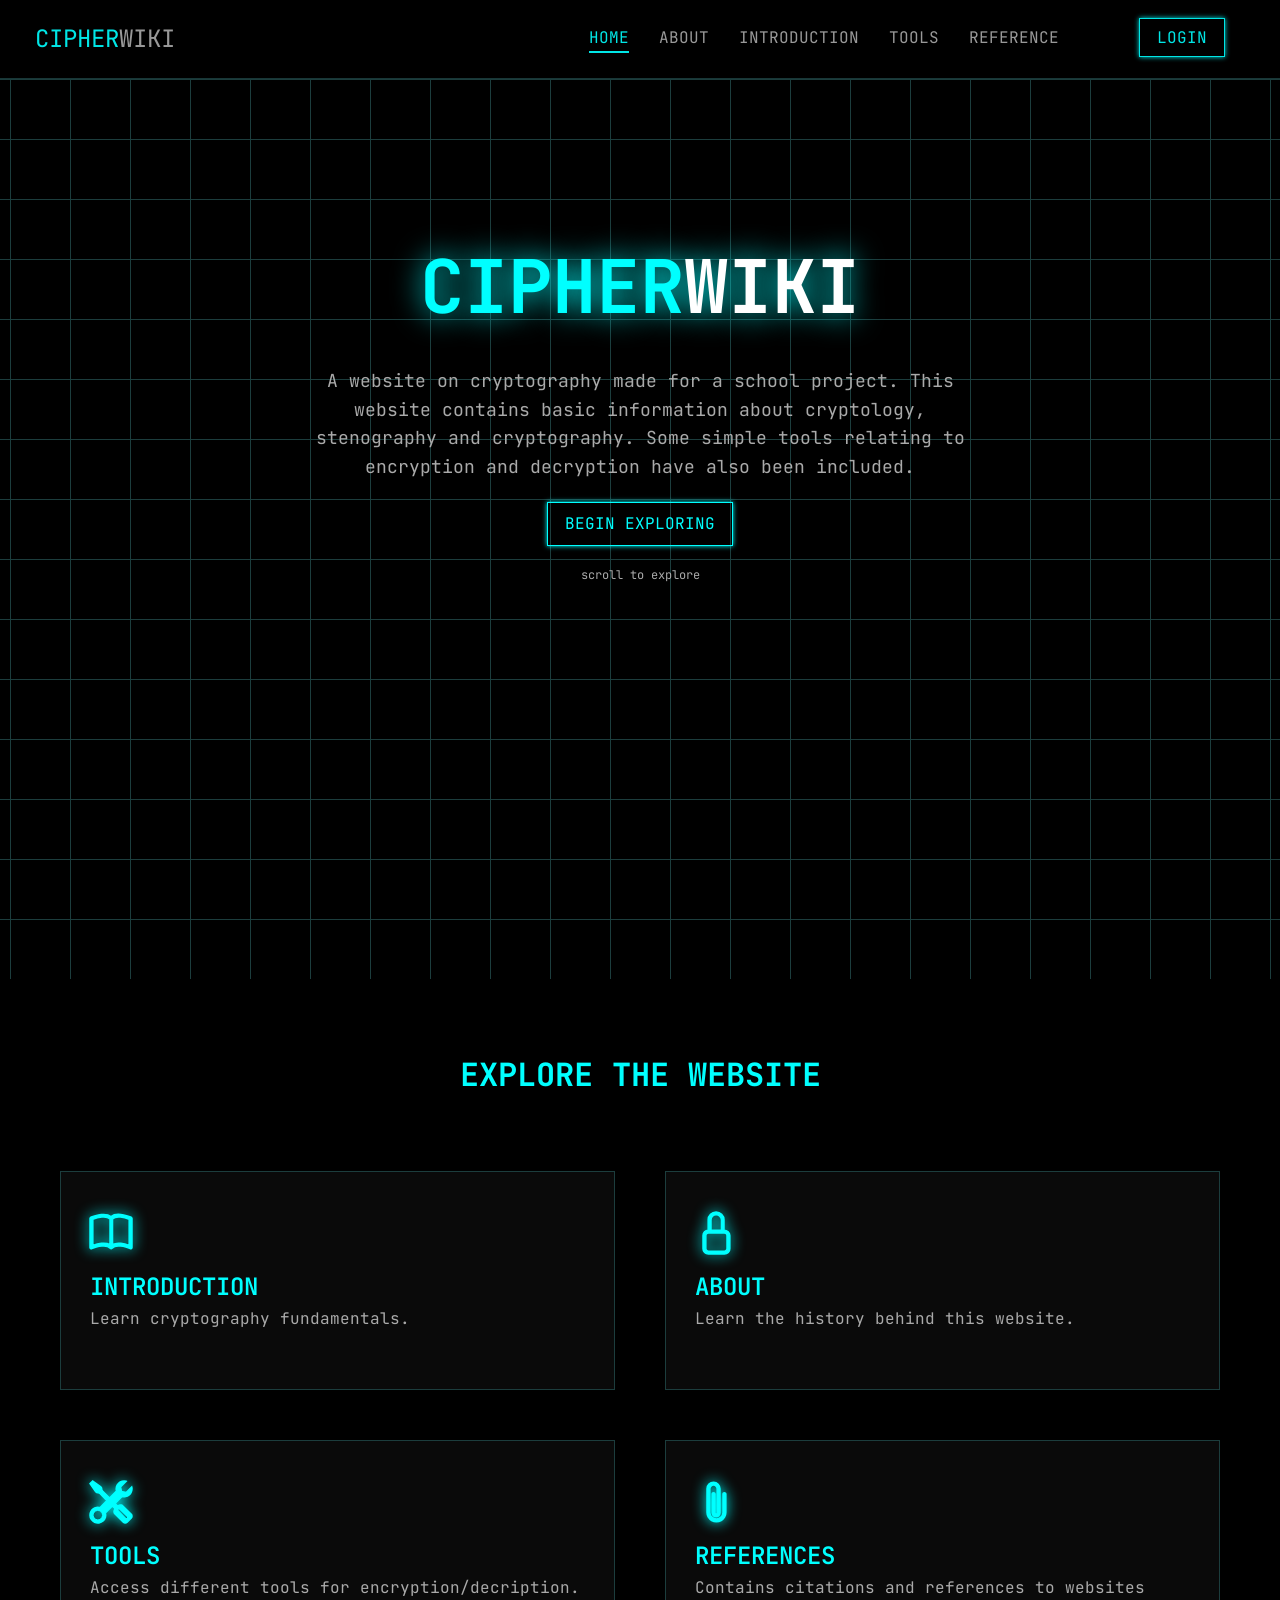
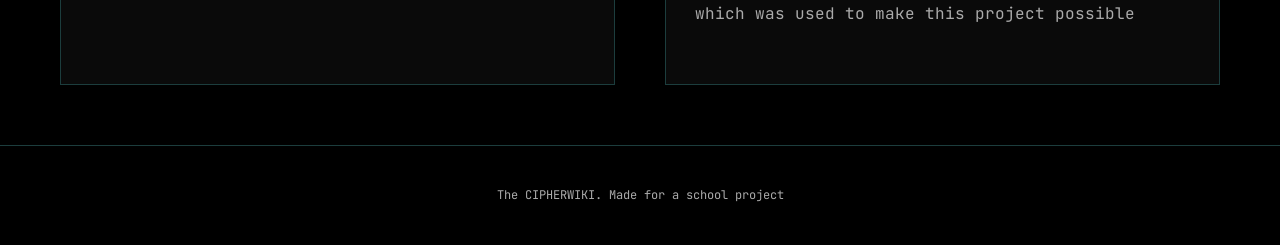
<file: index.html>
<!DOCTYPE html>
<html lang="en">
  <head>
    <meta charset="UTF-8">
    <meta name="viewport" content="width=device-width, initial-scale=1">
    <title>CIPHER WIKI</title>
    <link rel="stylesheet" href="style.css">
  </head>
  <body>
    <nav>
      <div id="logo">
        <a href="index.html" id="icon_btn"><span class="title">CIPHER</span>WIKI</a>
      </div>
      <div id="nav_subgroup">
        <div id="nav_links">
          <a href="index.html"class="primary_btn_nav"id="open">HOME</a> 
          <a href="about.html"class="primary_btn_nav">ABOUT</a>
          <a href="intro.html"class="primary_btn_nav">INTRODUCTION</a>
          <a href="tools.html"class="primary_btn_nav">TOOLS</a>
          <a href="refer.html"class="primary_btn_nav">REFERENCE</a>
        </div>

        <div id="login">
          <a href="#"class="primary_btn_nav"id="login_btn">LOGIN</a>
        </div> 


      </div>
    </nav>

    <section id="main_home">
      <div id="main_home_title">
        <h1 style="color:white"><span class="title" id="main_title">CIPHER</span>WIKI</h1>
      </div>
      <p id="home_para">
        A website on cryptography made for a school project. This website contains
        basic information about cryptology, stenography and cryptography. Some 
        simple tools relating to encryption and decryption have also been included.
      </p>
      <a href="intro.html" class="button">BEGIN EXPLORING</a>
      <p style="font-size:12px;">scroll to explore</p>
    </section>
    <section id="second_home">
      <h2 id="second_home_head">EXPLORE THE WEBSITE</h2>
      <div class="common_container">
        <a class="box_button" href="intro.html">
          <i class="bi bi-book icon"></i>
          <h4>INTRODUCTION</h4>
          <p class="box_para">Learn cryptography fundamentals.</p>
        </a> 
        <a class="box_button" href="about.html">
          <i class="bi bi-lock icon"></i>
          <h4>ABOUT</h4>
          <p class="box_para">Learn the history behind this website.</p>
        </a>
        <a class="box_button" href="tools.html">
          <i class="bi bi-tools icon"></i>
          <h4>TOOLS</h4>
          <p class="box_para">Access different tools for encryption/decription.</p>
        </a>
        <a class="box_button" href="refer.html">
          <i class="bi bi-paperclip icon"></i>
          <h4>REFERENCES</h4>
          <p class="box_para">Contains citations and references to websites which was used to make this project possible</p>
        </a>
      </div>
    </section>
    <footer>
      <p>The CIPHERWIKI. Made for a school project</p>
    </footer>
  </body> 
</html>
</file>
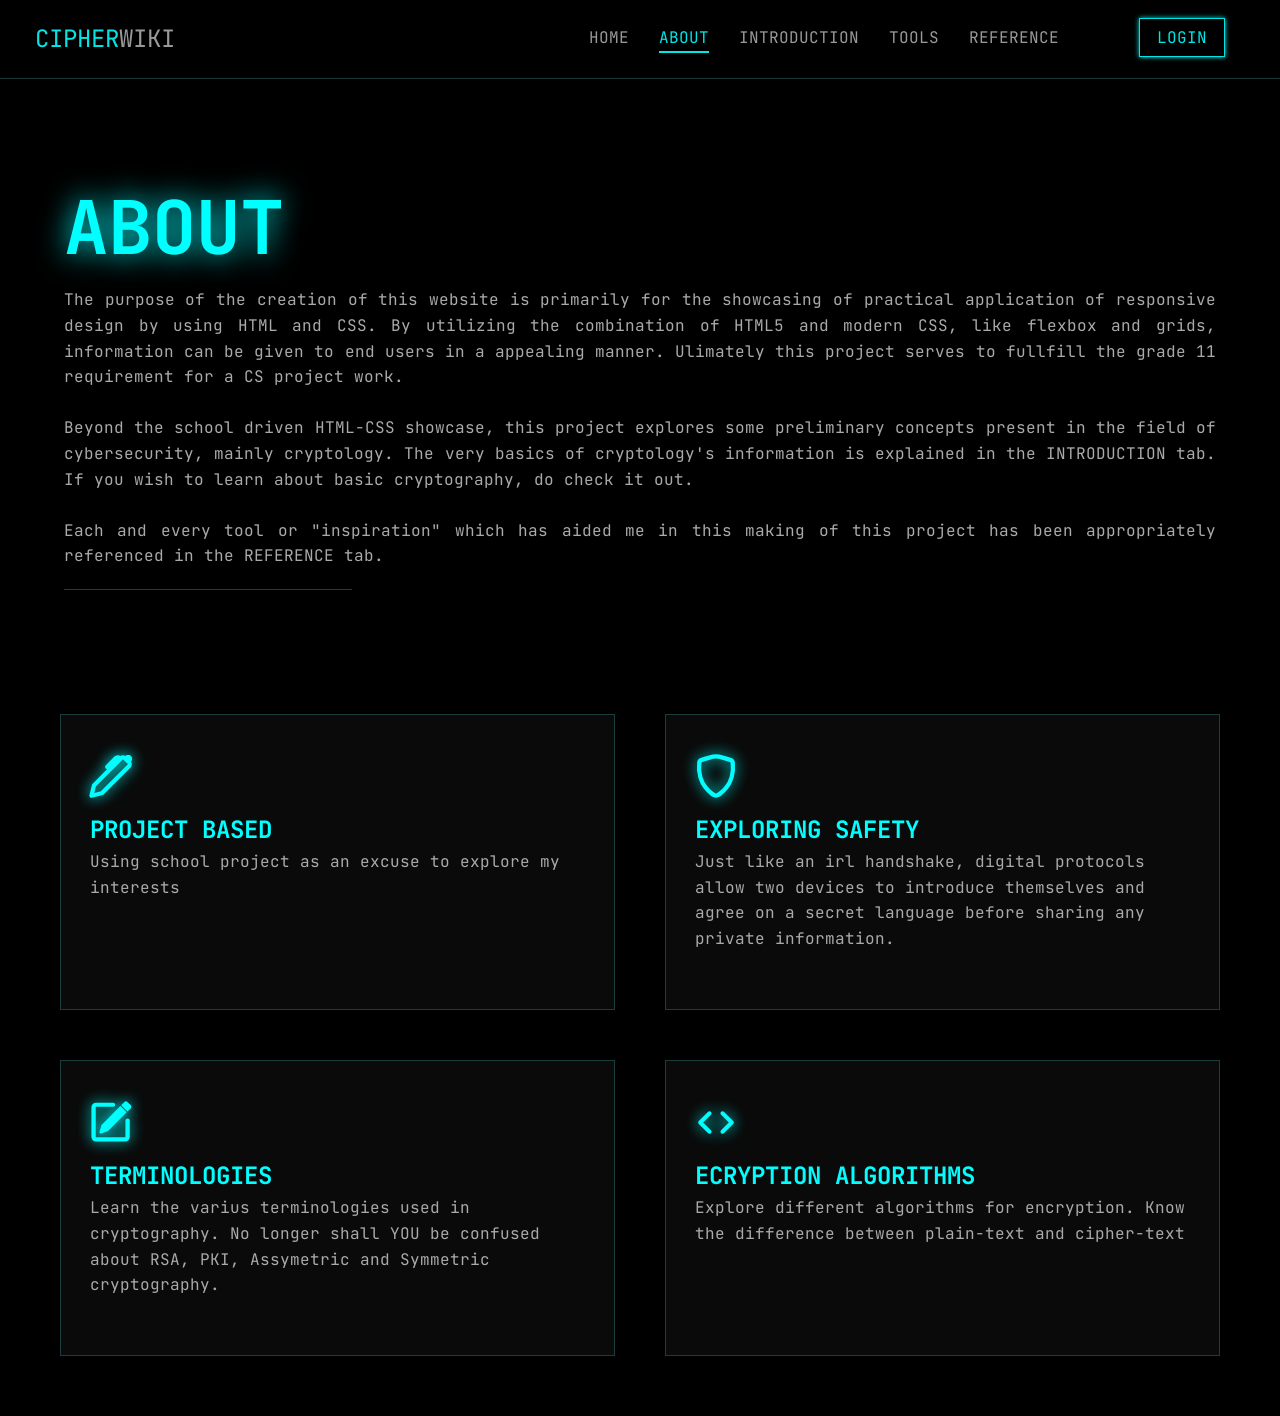
<file: about.html>
<!DOCTYPE html>
<html lang="en">
  <head>
    <meta charset="UTF-8">
    <meta name="viewport" content="width=device-width, initial-scale=1">
    <title>CIPHER WIKI</title>
    <link href="style.css" rel="stylesheet">
  </head>
  <body>
    <nav>
      <div id="logo">
        <a href="index.html" id="icon_btn"><span class="title">CIPHER</span>WIKI</a>
      </div>
      <div id="nav_subgroup">
        <div id="nav_links">
          <a href="index.html"class="primary_btn_nav">HOME</a> 
          <a href="about.html"class="primary_btn_nav"id="open">ABOUT</a>
          <a href="intro.html"class="primary_btn_nav">INTRODUCTION</a>
          <a href="tools.html"class="primary_btn_nav">TOOLS</a>
          <a href="refer.html"class="primary_btn_nav">REFERENCE</a>
        </div>

        <div id="login">
          <a href="#"class="primary_btn_nav"id="login_btn">LOGIN</a>
        </div> 
      </div>
    </nav>
    
    <section class="main_page"id="about_page">
      <h1>ABOUT</h1>
      <p class="page_para">
        The purpose of the creation of this website is primarily for the showcasing of practical
        application of responsive design by using HTML and CSS. By utilizing the combination
        of HTML5 and modern CSS, like flexbox and grids, information can be given to end users
        in a appealing manner.
        Ulimately this project serves to fullfill the grade 11 requirement for a CS project work.
        <br><br>
        Beyond the school driven HTML-CSS showcase, this project explores some preliminary concepts present in the field of
        cybersecurity, mainly cryptology.
        The very basics of cryptology's information is explained in the <a href="intro.html">INTRODUCTION</a> tab.
        If you wish to learn about basic cryptography, do check it out.
        <br><br>
        Each and every tool or "inspiration" which has aided me in this making of this project
        has been appropriately referenced in the <a href="refer.html">REFERENCE</a> tab.
      </p>
      <hr>
    </section>
    <section id="second_about">
      <div class="common_container">
        <div class="box_button">
          <i class="bi bi-pen icon"></i>
          <h5>PROJECT BASED</h5>
          <p class="box_para">Using school project as an excuse to explore my interests</p>
        </div>
        <div class="box_button">
          <i class="bi bi-shield icon"></i>
          <h5>EXPLORING SAFETY</h5>
          <p class="box_para">Just like an irl handshake, digital protocols allow two devices to introduce themselves and agree on a secret language before sharing any private information.</p>
        </div>
        <div class="box_button">
          <i class="bi bi-pencil-square icon"></i>
          <h5>TERMINOLOGIES</h5>
          <p class="box_para">
            Learn the varius terminologies used in cryptography.
            No longer shall YOU be confused about RSA, PKI, Assymetric and Symmetric cryptography.
          </p>
        </div>
        <div class="box_button">
          <i class="bi bi-code icon"></i>
          <h5>ECRYPTION ALGORITHMS</h5>
          <p class="box_para">Explore different algorithms for encryption. Know the difference between plain-text and cipher-text</p>
        </div>


      </div>
    </section>

  </body>
</html>
</file>
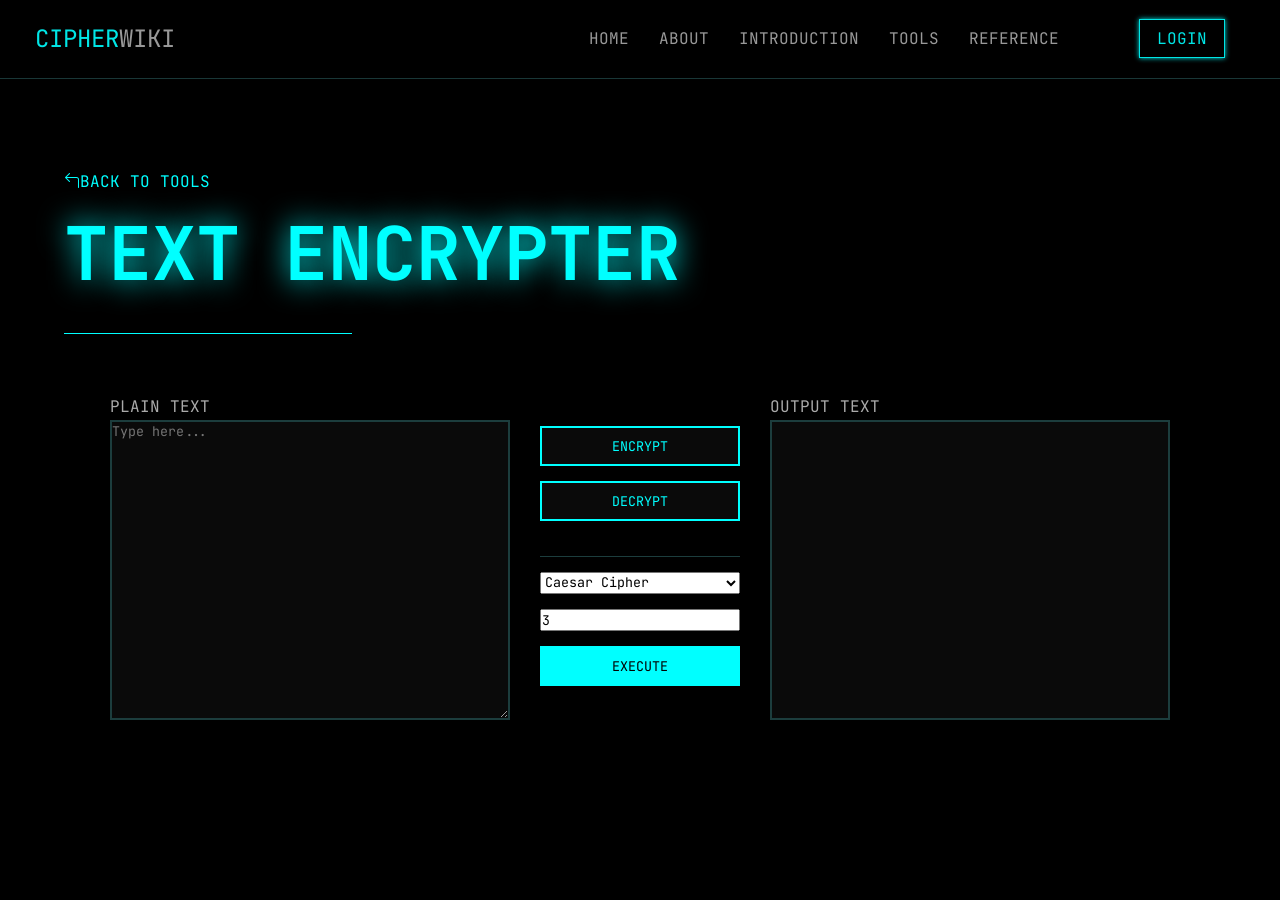
<file: encrypter.html>
<!DOCTYPE html>
<html lang="en">
  <head>
    <meta charset="UTF-8">
    <meta name="viewport" content="width=device-width, initial-scale=1">
    <title>CIPHER WIKI</title>
    <link href="style.css" rel="stylesheet">
  </head>
  <body>
    <nav>
      <div id="logo">
        <a href="inex.html" id="icon_btn"><span class="title">CIPHER</span>WIKI</a>
      </div>
      <div id="nav_subgroup">
        <div id="nav_links">
          <a href="index.html"class="primary_btn_nav">HOME</a> 
          <a href="about.html"class="primary_btn_nav">ABOUT</a>
          <a href="intro.html"class="primary_btn_nav">INTRODUCTION</a>
          <a href="tools.html"class="primary_btn_nav">TOOLS</a>
          <a href="refer.html"class="primary_btn_nav">REFERENCE</a>
        </div>

        <div id="login">
          <a href="#"class="primary_btn_nav"id="login_btn">LOGIN</a>
        </div> 
      </div>
    </nav>
    <main class="main_page">
      <a href="tools.html">
        <p id="back_to_tools_"><i class="bi bi-arrow-90deg-left"></i>BACK TO TOOLS</p>
      </a>

      <h1>
        TEXT ENCRYPTER
        <hr style="margin-bottom:60px;background-color:cyan">
      </h1>
      <div id="en_container">
        <div class="cols">
          <label>PLAIN TEXT</label>
          <textarea id="plain_text" placeholder="Type here..."></textarea>
        </div>
        <div id="en_controls">
          <button id="encryt">ENCRYPT</button>
          <button id="decrypt">DECRYPT</button>
          <hr style="width:100%;">
          <select id="cipher_type">
            <option value="caesar">Caesar Cipher</option>
            <option value="vigenere">Vigenere Cipher</option>
            <option value="base64">Base64</option>
          </select>
          <input type="number" id="keys" value="3">
          <button id="exec">EXECUTE</button>
        </div>
        <div class="column">
          <label>OUTPUT TEXT</label>
          <div id="cipher_text"></div>
        </div>
      </div>
    </main>
  </body>
</html>
</file>
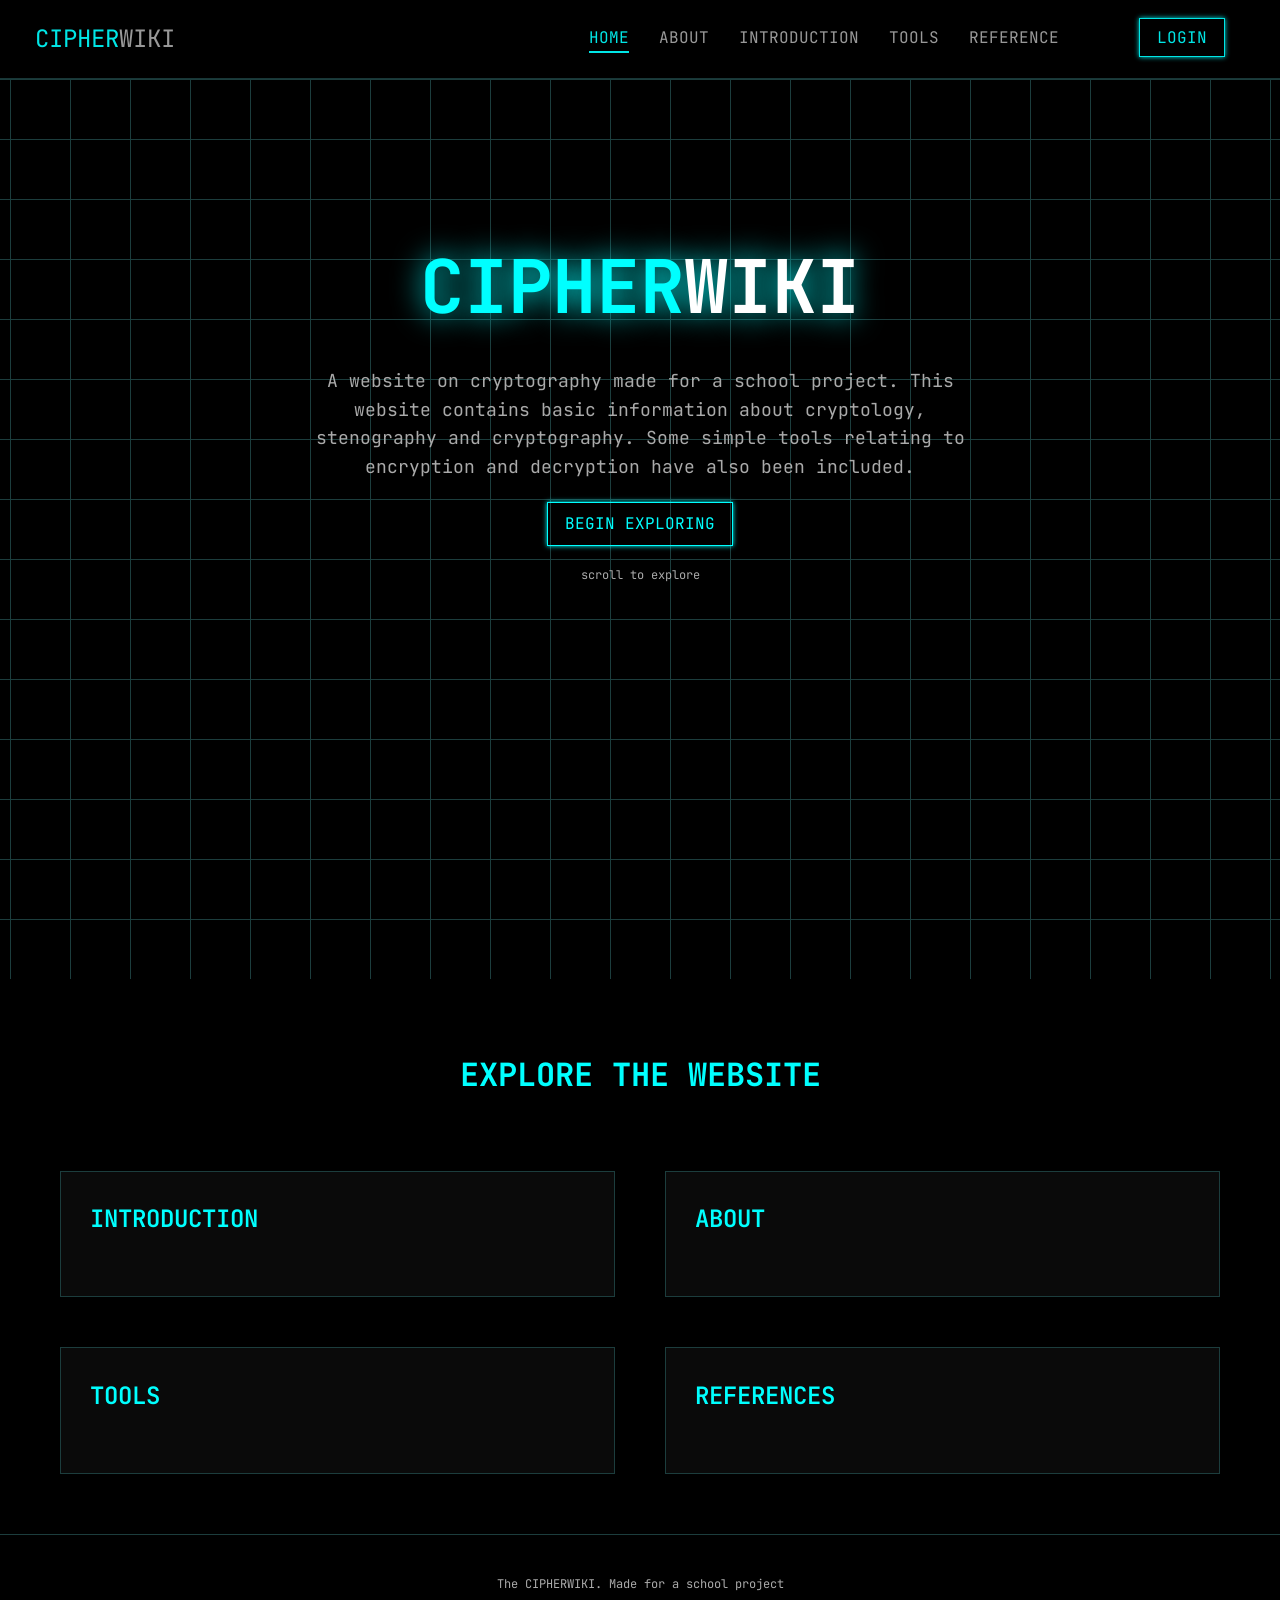
<file: home.html>
<!DOCTYPE html>
<html lang="en">
  <head>
    <meta charset="UTF-8">
    <meta name="viewport" content="width=device-width, initial-scale=1">
    <title>CIPHER WIKI</title>
    <link rel="stylesheet" href="style.css">
  </head>
  <body>
    <nav>
      <div id="logo">
        <a href="home.html" id="icon_btn"><span class="title">CIPHER</span>WIKI</a>
      </div>
      <div id="nav_subgroup">
        <div id="nav_links">
          <a href="home.html"class="primary_btn_nav"id="open">HOME</a> 
          <a href="about.html"class="primary_btn_nav">ABOUT</a>
          <a href="intro.html"class="primary_btn_nav">INTRODUCTION</a>
          <a href="tools.html"class="primary_btn_nav">TOOLS</a>
          <a href="refer.html"class="primary_btn_nav">REFERENCE</a>
        </div>

        <div id="login">
          <a href="#"class="button"class="primary_btn_nav"id="login_btn">LOGIN</a>
        </div> 


      </div>
    </nav>

    <section id="main_home">
      <div id="main_home_title">
        <h1 style="color:white"><span class="title" id="main_title">CIPHER</span>WIKI</h1>
      </div>
      <p id="home_para">
        A website on cryptography made for a school project. This website contains
        basic information about cryptology, stenography and cryptography. Some 
        simple tools relating to encryption and decryption have also been included.
      </p>
      <a href="intro.html" class="button">BEGIN EXPLORING</a>
      <p style="font-size:12px;">scroll to explore</p>
    </section>
    <section id="second_home">
      <h2 id="second_home_head">EXPLORE THE WEBSITE</h2>
      <div class="common_container">
        <a class="box_button" href="intro.html">
          <h4>INTRODUCTION</h4>
        </a> 
        <a class="box_button" href="about.html">
          <h4>ABOUT</h4> </a> 
        <a class="box_button" href="tools.html">
          <h4>TOOLS</h4>
        </a>
        <a class="box_button" href="refer.html">
          <h4>REFERENCES</h4>
        </a>
      </div>
    </section>
    <footer>
      <p>The CIPHERWIKI. Made for a school project</p>
    </footer>
  </body> 
</html>
</file>
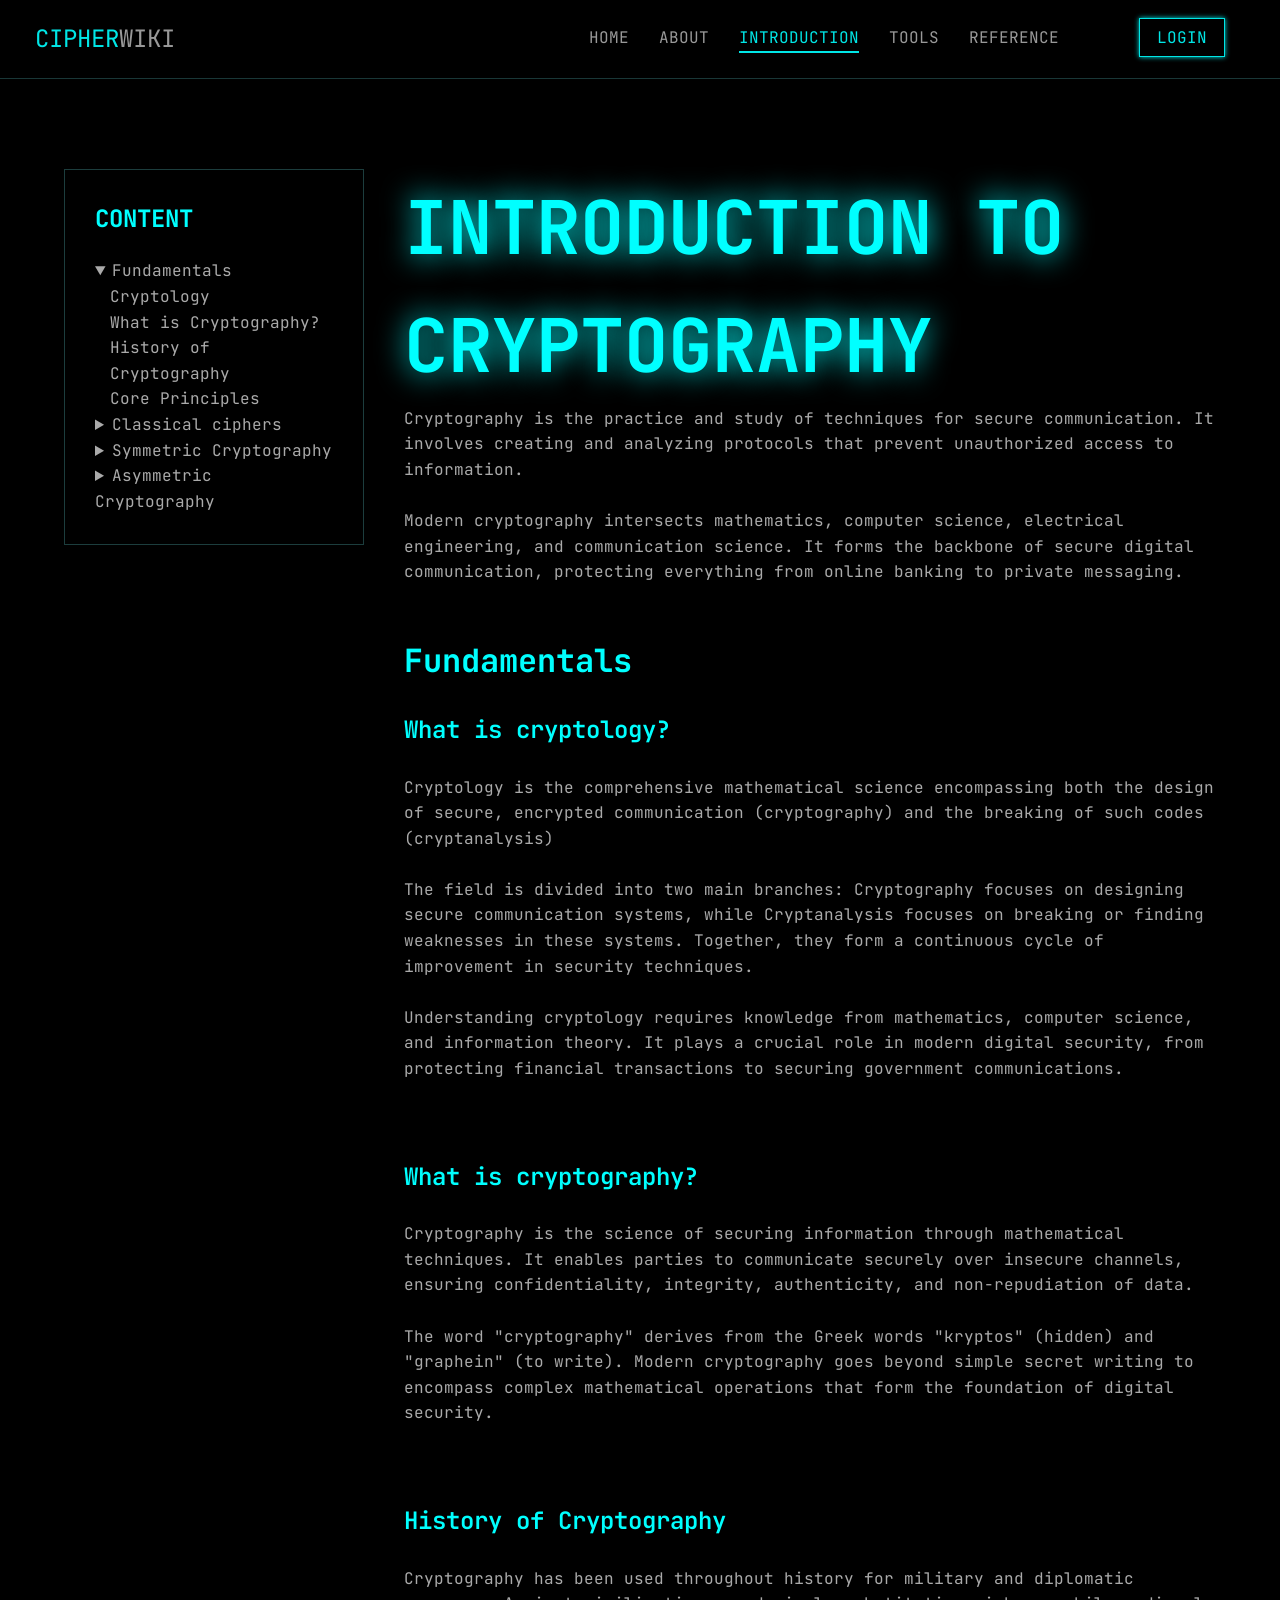
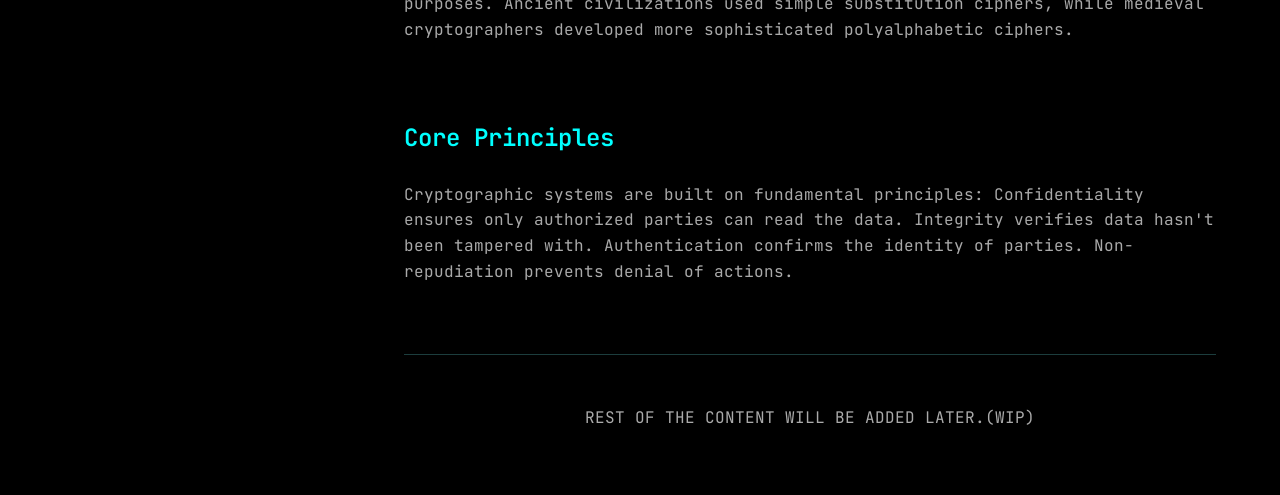
<file: intro.html>
<!DOCTYPE html>
<html lang="en">
  <head>
    <meta charset="UTF-8">
    <meta name="viewport" content="width=device-width, initial-scale=1">
    <title>CIPHER WIKI</title>
    <link href="style.css" rel="stylesheet">
  </head>
  <body>
    <nav>
      <div id="logo">
        <a href="index.html" id="icon_btn"><span class="title">CIPHER</span>WIKI</a>
      </div>
      <div id="nav_subgroup">
        <div id="nav_links">
          <a href="index.html"class="primary_btn_nav">HOME</a> 
          <a href="about.html"class="primary_btn_nav">ABOUT</a>
          <a href="intro.html"class="primary_btn_nav"id="open">INTRODUCTION</a>
          <a href="tools.html"class="primary_btn_nav">TOOLS</a>
          <a href="refer.html"class="primary_btn_nav">REFERENCE</a>
        </div>

        <div id="login">
          <a href="#"class="primary_btn_nav"id="login_btn">LOGIN</a>
        </div> 


      </div>
    </nav>
    <div class="main_page" id="intro_page">
      <aside class="sidebar">
        <div class="sidebar_heading">CONTENT</div>
        <ul class="sidebar_content_ls">
          <li>
            <details open>
              <summary>Fundamentals</summary>
              <ul>
                <li><a href="#cryptology">Cryptology</ahref></li>
                <li><a href="#cryptography">What is Cryptography?</a></li>
                <li><a href="#cryptography_history">History of Cryptography</a></li>
                <li><a href="#core_principle">Core Principles</a></li>
              </ul>
            </details>
          </li>
          <li>
            <details>
              <summary>Classical ciphers</summary>
              <ul>
                <li><a href="#sub_cipher">Substitution Cipher</a></li>
                <li><a href="#trans_cipher">Transposition Cipher</a></li>
                <li><a href="#polyalphabetic_cipher">polyalphabetic Cipher</a></li>
              </ul>
            </details>
          </li>
          <li>
            <details>
              <summary>Symmetric Cryptography</summary>
              <ul>
                <li><a href="#block_cipher">Block Cipher</a></li>
                <li><a href="#stream_ciher">Stream Cipher</a></li>
                <li><a href="#modes_of_op">Modes of Operation</a></li>
              </ul>
            </details>
          </li>
          <li>
            <details>
              <summary>Asymmetric Cryptography</summary>
              <ul>
                <li><a href="#pki">PK Infrastructure</a></li>
                <li><a href="#RSA">RSA Algorithm</a></li>
              </ul>
            </details>
          </li>
        </ul>
      </aside>

      <section id="intro_content">
        <div id="primary_content">
          <h1>INTRODUCTION TO CRYPTOGRAPHY</h1>
          <p>
            Cryptography is the practice and study of techniques 
            for secure communication.
            It involves creating and analyzing protocols that prevent unauthorized 
            access to information.
            <br><br>
            Modern cryptography intersects mathematics, computer 
            science, electrical engineering, and communication science. 
            It forms the backbone of secure digital communication, 
            protecting everything from online banking to private messaging.
          </p>
        </div>
        <div class="intro_page_fundamental">
          <h3>Fundamentals</h3>
          <h4 id="cryptology">What is cryptology?</h4>
          <p>
            Cryptology is the comprehensive mathematical
            science encompassing both the design of secure,
            encrypted communication (cryptography) and the breaking of such codes (cryptanalysis)
            <br><br>
            The field is divided into two main branches: Cryptography focuses 
            on designing secure communication systems, while Cryptanalysis focuses on breaking 
            or finding weaknesses in these systems. Together, they form 
            a continuous cycle of improvement in security techniques.
            <br><br>
            Understanding cryptology requires knowledge from mathematics,
            computer science, and information theory. It plays a crucial 
            role in modern digital security, from protecting financial transactions to 
            securing government communications.
            <br><br><br>
          </p>
          <h4 id="cryptography">What is cryptography?</h4>
          <p>
            Cryptography is the science of securing information through mathematical techniques. 
            It enables parties to communicate securely over insecure channels, ensuring confidentiality,
            integrity, authenticity, and non-repudiation of data.
            <br><br>
            The word "cryptography" derives from the Greek words "kryptos"
            (hidden) and "graphein" (to write). Modern cryptography 
            goes beyond simple secret writing to encompass complex 
            mathematical operations that form the foundation of digital security.
            <br><br><br>
          </p>
          <h4 id="cryptography_history">History of Cryptography</h4>
          <p>
            Cryptography has been used throughout history for military 
            and diplomatic purposes. Ancient civilizations used 
            simple substitution ciphers, while medieval cryptographers 
            developed more sophisticated polyalphabetic ciphers.
            <br><br><br>
          </p>
          <h4 id="core_prciniple">Core Principles</h4>
          <p>
            Cryptographic systems are built on fundamental 
            principles: Confidentiality ensures only authorized 
            parties can read the data. Integrity verifies data 
            hasn't been tampered with. Authentication confirms 
            the identity of parties. Non-repudiation prevents denial of actions.
          </p>
        </div>
        <hr style="width:100%">
        <div id="info_wip">
          <p>REST OF THE CONTENT WILL BE ADDED LATER.(WIP)</p>
        </div>
      </section>
    </div>
  </body>
</html>
</file>
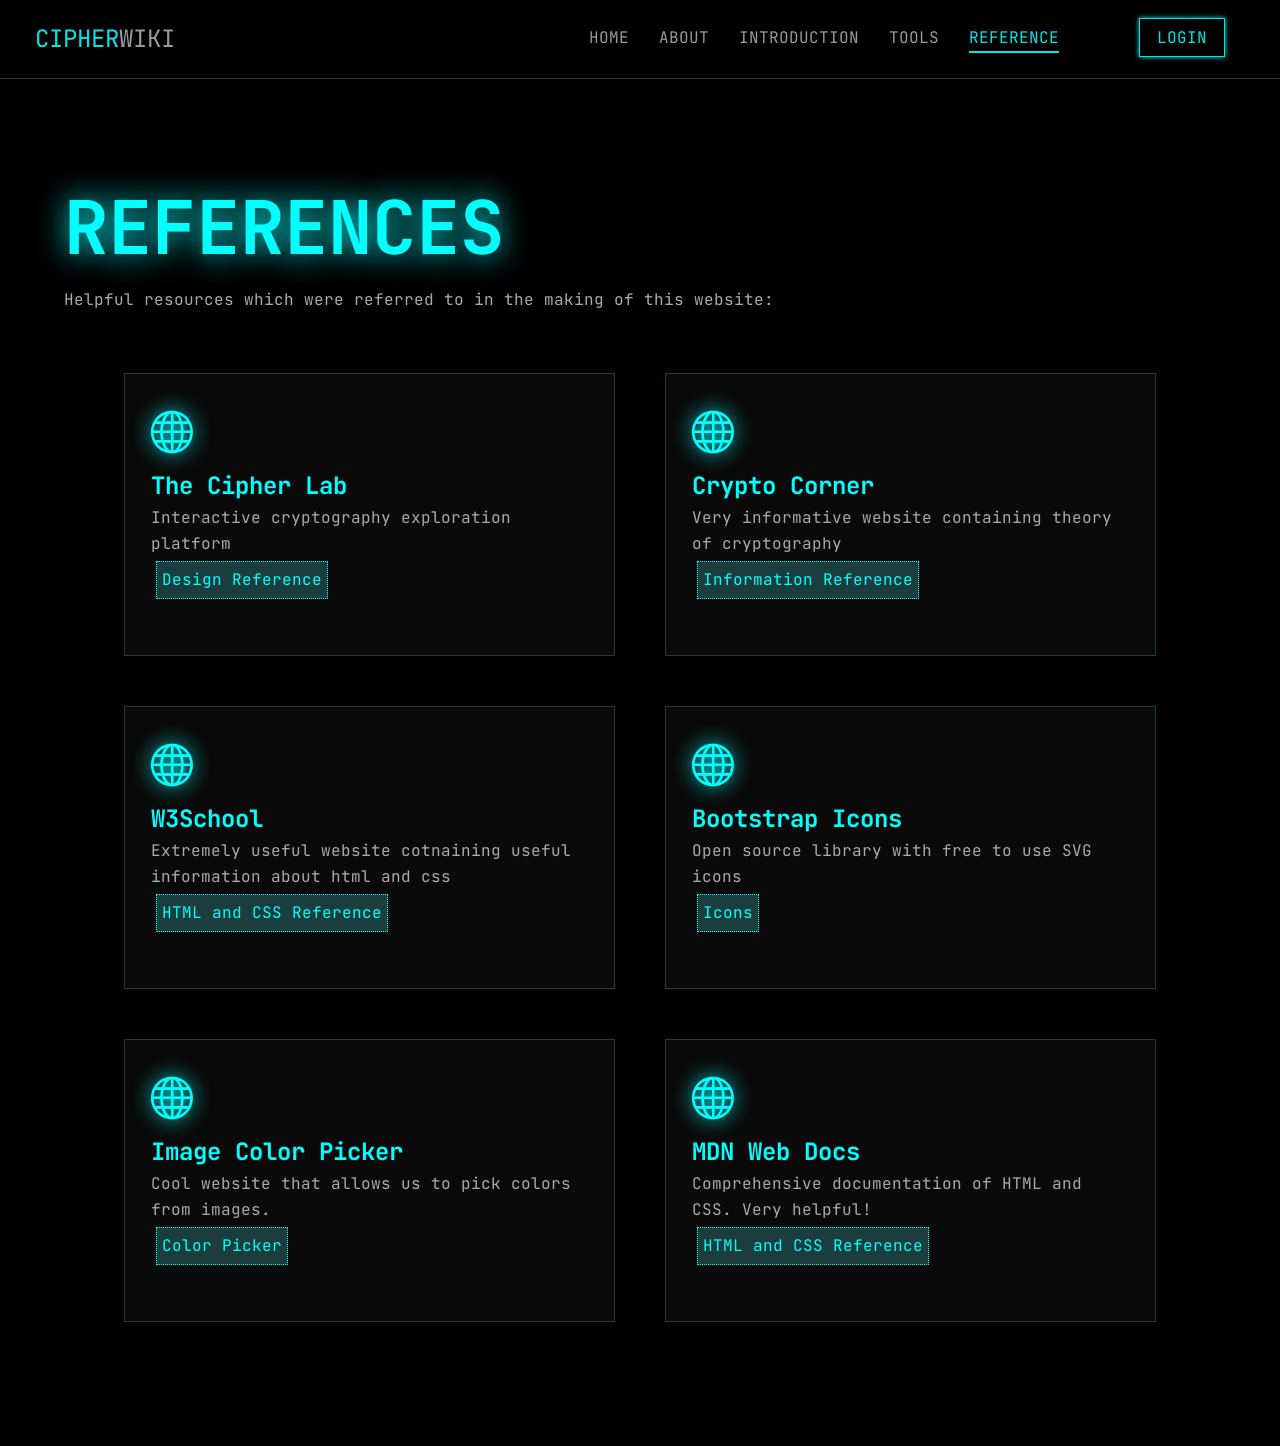
<file: refer.html>
<!DOCTYPE html>
<html lang="en">
  <head>
    <meta charset="UTF-8">
    <meta name="viewport" content="width=device-width, initial-scale=1">
    <title>CIPHER WIKI</title>
    <link href="style.css" rel="stylesheet">
  </head>
  <body>
    <nav>
      <div id="logo">
        <a href="index.html" id="icon_btn"><span class="title">CIPHER</span>WIKI</a>
      </div>
      <div id="nav_subgroup">
        <div id="nav_links">
          <a href="index.html"class="primary_btn_nav">HOME</a> 
          <a href="about.html"class="primary_btn_nav">ABOUT</a>
          <a href="intro.html"class="primary_btn_nav">INTRODUCTION</a>
          <a href="tools.html"class="primary_btn_nav">TOOLS</a>
          <a href="refer.html"class="primary_btn_nav"id="open">REFERENCE</a>
        </div>

        <div id="login">
          <a href="#"class="primary_btn_nav"id="login_btn">LOGIN</a>
        </div>
      </div>
    </nav>

    <section class="main_page">
      <h1>REFERENCES</h1>
      <p>Helpful resources which were referred to in the making of this website:</p>
      <div class="common_container">
        <a href="https://thecipherlab.org/"class="box_button"target="_Blank">
          <i class="bi bi-globe icon_refer"></i>
          <h5>The Cipher Lab</h5>
          <p>Interactive cryptography exploration platform</p>
          <div class="refer_box_button">
            <p>Design Reference</p>
          </div>
        </a>
        <a href="https://crypto.interactive-maths.com/"class="box_button"target="_Blank">
          <i class="bi bi-globe icon_refer"></i>
          <h5>Crypto Corner</h5>
          <p>Very informative website containing theory of cryptography</p>
          <div class="refer_box_button">
            <p>Information Reference</p>
          </div>
        </a>
        <a href="https://www.w3schools.com/"class="box_button"target="_Blank">
          <i class="bi bi-globe icon_refer"></i>
          <h5>W3School</h5>
          <p>Extremely useful website cotnaining useful information about html and css</p>
          <div class="refer_box_button">
            <p>HTML and CSS Reference</p>
          </div>
        </a>
        <a href="https://icons.getbootstrap.com/#install"class="box_button"target="_Blank">
          <i class="bi bi-globe icon_refer"></i>
          <h5>Bootstrap Icons</h5>
          <p>Open source library with free to use SVG icons</p>
          <div class="refer_box_button">
            <p>Icons</p>
          </div>
        </a>
        <a href="https://imagecolorpicker.com/"class="box_button"target="_Blank">
          <i class="bi bi-globe icon_refer"></i>
          <h5>Image Color Picker</h5>
          <p>Cool website that allows us to pick colors from images.</p>
          <div class="refer_box_button">
            <p>Color Picker</p>
          </div>
        </a>
        <a href="https://developer.mozilla.org/en-US/docs/Web/HTML"class="box_button"target="_Blank">
          <i class="bi bi-globe icon_refer"></i>
          <h5>MDN Web Docs</h5>
          <p>Comprehensive documentation of HTML and CSS. Very helpful!</p>
          <div class="refer_box_button">
            <p>HTML and CSS Reference</p>
          </div>
        </a>
      </div>
    </section>

  </body>
</html>
</file>
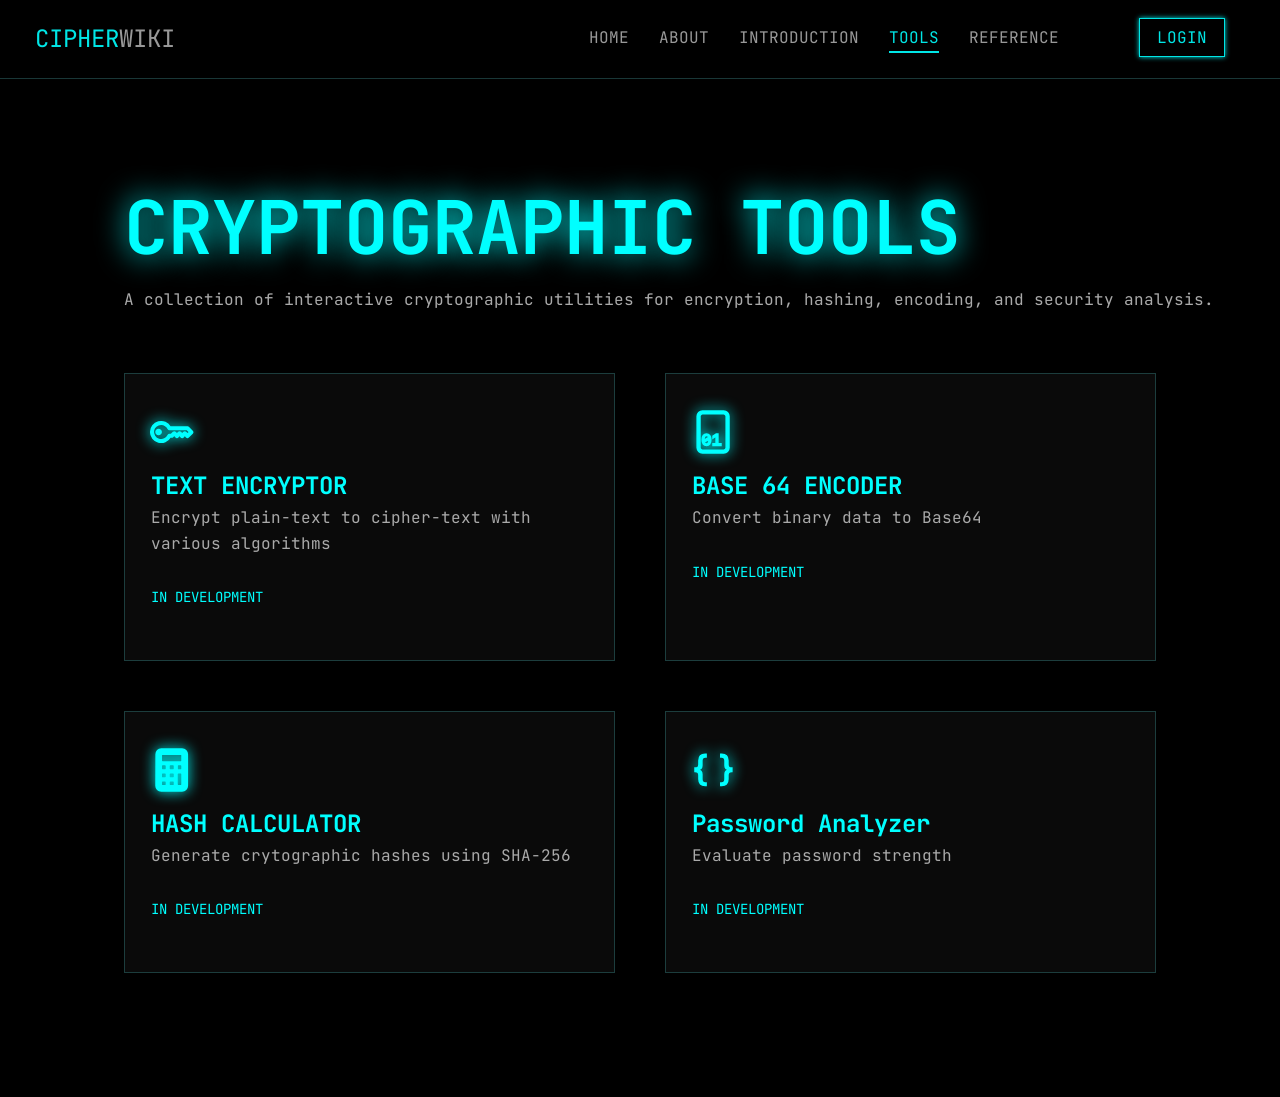
<file: tools.html>
<!DOCTYPE html>
<html lang="en">
  <head>
    <meta charset="UTF-8">
    <meta name="viewport" content="width=device-width, initial-scale=1">
    <title>CIPHER WIKI</title>
    <link href="style.css" rel="stylesheet">
  </head>
  <body>
    <nav>
      <div id="logo">
        <a href="inex.html" id="icon_btn"><span class="title">CIPHER</span>WIKI</a>
      </div>
      <div id="nav_subgroup">
        <div id="nav_links">
          <a href="index.html"class="primary_btn_nav">HOME</a> 
          <a href="about.html"class="primary_btn_nav">ABOUT</a>
          <a href="intro.html"class="primary_btn_nav">INTRODUCTION</a>
          <a href="tools.html"class="primary_btn_nav"id="open">TOOLS</a>
          <a href="refer.html"class="primary_btn_nav">REFERENCE</a>
        </div>

        <div id="login">
          <a href="#"class="primary_btn_nav"id="login_btn">LOGIN</a>
        </div> 
      </div>
    </nav>

    <section class="main_page" id="tools_page"> 
      <div id="tools_page_primary">
        <h1>CRYPTOGRAPHIC TOOLS</h1>
        <p>A collection of interactive cryptographic utilities for 
          encryption, hashing, encoding, and security analysis. 
        </p>

      </div>
      <div class="common_container">
        <a href="encrypter.html" class="box_button">
          <i class="bi bi-key icon"></i>
          <h5>TEXT ENCRYPTOR</h5>
          <p>Encrypt plain-text to cipher-text with various algorithms</p>
          <p class="status">IN DEVELOPMENT</p>
        </a>
        <a href="wip.html" class="box_button">
          <i class="bi bi-file-binary icon"></i>
          <h5>BASE 64 ENCODER</h5>
          <p>Convert binary data to Base64</p>
          <p class="status">IN DEVELOPMENT</p>
        </a>
        <a href="wip.html" class="box_button">
          <i class="bi bi-calculator-fill icon"></i>
          <h5>HASH CALCULATOR</h5>
          <p>Generate crytographic hashes using SHA-256</p>
          <p class="status">IN DEVELOPMENT</p>
        </a>
        <a href="wip.html" class="box_button">
          <i class="bi bi-braces icon"></i>
          <h5>Password Analyzer</h5>
          <p>Evaluate password strength</p>
          <p class="status">IN DEVELOPMENT</p>
        </a>
      </div>
    </section>

  </body>
</html>
</file>
<file: style.css>
@import url('https://fonts.googleapis.com/css2?family=JetBrains+Mono:wght@400;700&display=swap');
@import url("https://cdn.jsdelivr.net/npm/bootstrap-icons@1.13.1/font/bootstrap-icons.min.css");
:root{
  --bg-black: black;
  --neon-cyan: #00ffff;
  --dimmer-cyan:#1c3d3d;
  --text-gray: #aaaaaa;
  --lighter-black: #0a0a0a;

  --font-main: 'JetBrains Mono', monospace;
}

/*some global stuff*/
*{
  margin:0;
  padding:0;
  box-sizing: border-box;
  font-family: var(--font-main);
  
}

html {
  scroll-behavior: smooth;
}

body{
  background-color: var(--bg-black);
  line-height:1.6;
  color:var(--text-gray);
}

a{
  text-decoration:none;
  color:inherit;
}

footer{
  display:flex;
  align-items: center;
  justify-content:center;
  text-align:center;
  height:100px;
  border-top:1px solid var(--dimmer-cyan);
  font-size:12px;
}

h1{
  font-size: 74px;
  color: var(--neon-cyan);
  text-shadow:
    0 0 30px var(--neon-cyan);
}

h3{
  color:var(--neon-cyan);
  font-size: 32px;
}

h5{
 font-size:24px;
 color: var(--neon-cyan);
}

.main_page{
  display:flex;
  flex-direction:column;
  margin-top:2%;
  padding:5%;
}

.page_para{
  text-align:justify;
}

hr{
  border:none;
  height:1px;
  width: 25%;
  background-color:var(--dimmer-cyan);
  margin-top: 20px;
}
/*animation setup*/ 
@keyframes appear_head{
  from{
    opacity:0;
    transform: translateY(30px);
  }
  to{
    opacity:1;
    transform: translateY(0);
  }
}

@keyframes appear_component{
  from{
    opacity:0;
  }
  to{
    opacity:1;
  }
}

h1, h2, h3, h4, h5, .box_button{
  opacity:0;
  animation: appear_head 1s ease-out forwards;
}

.button, p{
  opacity:0;
  animation: appear_component 1s ease-out forwards;
}

p{animation-delay:0.2s;}
.button{animation-delay:0.4s;}

.common_container{
  display:grid;
  grid-template-columns: repeat(2, 1fr);
  gap: 30px;
  margin: 50px;
}

.box_button{
  padding: 5% 5% 10%;
  margin: 10px;
  border:1px solid var(--dimmer-cyan);
  background-color: var(--lighter-black);
}

.box_button:hover{
  border: 1px solid var(--neon-cyan);
  background-color: var(--lighter-black);
  box-shadow: 0 0 10px var(--neon-cyan);

}

.box_button:hover h4{
  color:white;
}

.icon{
  font-size:42px;
  color:var(--neon-cyan);
  font-weight:1400;
  text-stroke: 1.5px var(--neon-cyan);
-webkit-text-stroke: 1.5px var(--neon-cyan);
  filter: drop-shadow(0 0 7px var(--neon-cyan));

  transition: transform 0.3s ease, filter 0.3 ease;
  display:inline-block;
}

.box_button:hover .icon{
  transform: scale(1.15);
}

.box_para{
  font-size:16px;
}

h4{
  font-size:24px;
  font-weight: 600;
  color:var(--neon-cyan);
}


.button{
  padding: 8px 17px;
  margin: 20px;
  color: var(--neon-cyan);
  border: 1px solid var(--neon-cyan);
  box-shadow: 0 0 5px var(--neon-cyan); 

}

.button:hover{
  padding: 8px 17px;
  margin: 20px;
  color: black;
  background-color: var(--neon-cyan);
  border: 1px solid var(--neon-cyan);
  box-shadow: 0 0 10px var(--neon-cyan); 
}

/* for nav bar*/ 
nav{
  display: flex;
  gap:30px;
  padding: 20px 35px;
  align-items:center;
  justify-content:space-between;
  border-bottom: 0.1px solid var(--dimmer-cyan);
  position: sticky; top: 0;
  background-color: var(--bg-black);
  opacity:0.9;
  z-index:9999;
}

#icon_btn{
  font-size:24px;
  
}

#nav_subgroup{
  display:flex;
  gap:60px;
}

#nav_links{
  display:flex;
  gap:30px;
}

.primary_btn_nav:hover{
  color:var(--neon-cyan);
}

#open{
  color:var(--neon-cyan);
  border-bottom:2px solid var(--neon-cyan); 
}

#login_btn{
  padding: 8px 17px;
  margin: 20px;
  color: var(--neon-cyan);
  border: 1px solid var(--neon-cyan);
  box-shadow: 0 0 5px var(--neon-cyan); 
}
#login_btn:hover{
  padding: 8px 17px;
  margin: 20px;
  color: black;
  background-color: var(--neon-cyan);
  border: 1px solid var(--neon-cyan);
  box-shadow: 0 0 10px var(--neon-cyan); 

}


/*for homepage*/
.title{
  color:var(--neon-cyan);
}


#main_home{
  min-height: 100vh;
  display:flex;
  flex-direction:column;
  justify-content:flex-start;
  align-items: center;
  text-align: center;
  padding: 10%;
  background-image: 
      linear-gradient(var(--dimmer-cyan) 1px, transparent 1px),
      linear-gradient(90deg, var(--dimmer-cyan) 1px, transparent 1px);
  background-size: 60px 60px;
  background-position: center center;
}

#main_home_title{
  display:flex;
  padding: 2%;
  font-size:74px;
  font-weight:900;

}

#main_title{
  text-shadow:
    0 0 30px var(--neon-cyan);
}

#home_para{
  font-size:18px;
  max-width:700px;
}

#second_home_head{
  text-align:center;
  font-size: 32px;
  margin-top:60px;
  padding: 10px 0;
  color:var(--neon-cyan);
}

/*About page*/
#second_about{
  margin-top:50px;
}

/*Introduction page*/ 
#intro_page{
  display:grid;
  grid-template-columns: 300px 1fr;
  column-gap:40px;
}

.sidebar{
  position:sticky;
  top:60px;
  margin:0 auto;
  height:fit-content;
  border:1px solid var(--dimmer-cyan);
  padding:30px

}

.sidebar_content_ls{
  list-style-type:none;
  margin-top:20px;
}
.sidebar_content_ls ul{
  list-style-type:none;
  padding:0;
  margin:0;
}

.sidebar_content_ls ul li{
  padding-left:15px;
}

#intro_content{
  display:flex;
  flex-direction:column;
  row-gap:50px;
}

.sidebar_heading{
  font-weight:bold;
  font-size:24px;
  color:var(--neon-cyan);
}

.intro_page_fundamental{
  display:flex;
  flex-direction:column;
  row-gap:25px;
}

#cryptology,#cryptography,#cryptography_history,#core_principle{
  scroll-margin-top: 100px;
}

#info_wip{
  display:flex;
  justify-content:center;
  font-color:white;
}

/*reference page*/
.refer_box_button{
  display:inline-block;
  color:var(--neon-cyan);
  border:1px dotted var(--neon-cyan);
  margin: 5px;
  padding: 5px;
  background-color: var(--dimmer-cyan);
}

.icon_refer{
  font-size:42px;
  color:var(--neon-cyan);
  font-weight:1400;
  text-stroke: 1.5px var(--neon-cyan);
  filter: drop-shadow(0 0 10px var(--neon-cyan));
}

/*for tools tab*/ 
.status{
  margin: 30px 0 0;
  color: var(--neon-cyan);
  font-size: 14px;
}

#tools_page_primary{
  margin-left:60px;
}

/*WIP PAGE*/
#wip_mainpage{
  min-height:100vh;
  display:flex;
  flex-direction:column;
  justify-content:flex-start;
  align-items: center;
  margin:5%;
}

#back_to_tools{
  text-align:center;
  color:var(--neon-cyan);
}

#back_to_tools:hover{
  color:white;
}

#wip_icon{
  align:center;
  font-size:100px;
  margin-top:40px;
}

#wip_hr{
  border: 2px solid var(--neon-cyan);
  margin: 30px auto;
}

/*text encryter*/ 
#en_container{
  display:flex;
  flex-direction:row;
  justify-content: center;
  align-items:flex-start;
  gap:30px;
  width:100%;
}

.cols{
  display:flex;
  flex-direction:column;
  max-width:400px; 
}

#en_controls{
 display:flex;
 flex-direction:column;
 gap:15px;
 width:200px;
 text-align:center;
 margin-top:32px;
}

textarea, #cipher_text{
  min-height:300px;
  width:400px;
  background-color:var(--lighter-black);
  border: 2px solid var(--dimmer-cyan);
  color: white;
}

textarea:focus{
  outline:none;
}

button{
  height:40px;
  color:var(--neon-cyan);
  background-color:var(--lighter-black);
  outline:none;
  border: 2px solid var(--neon-cyan);
}

button:hover{
  background-color:var(--neon-cyan);
  color:black;
  outline:none;
}

#back_to_tools_{
  align:left;
  color:var(--neon-cyan);
}

#exec{
  background-color:var(--neon-cyan);
  color:black;
}

#exec:hover{
  background-color:white;
  border:none;
}

#back_to_tools_:hover{
  color:white;
}
</file>
